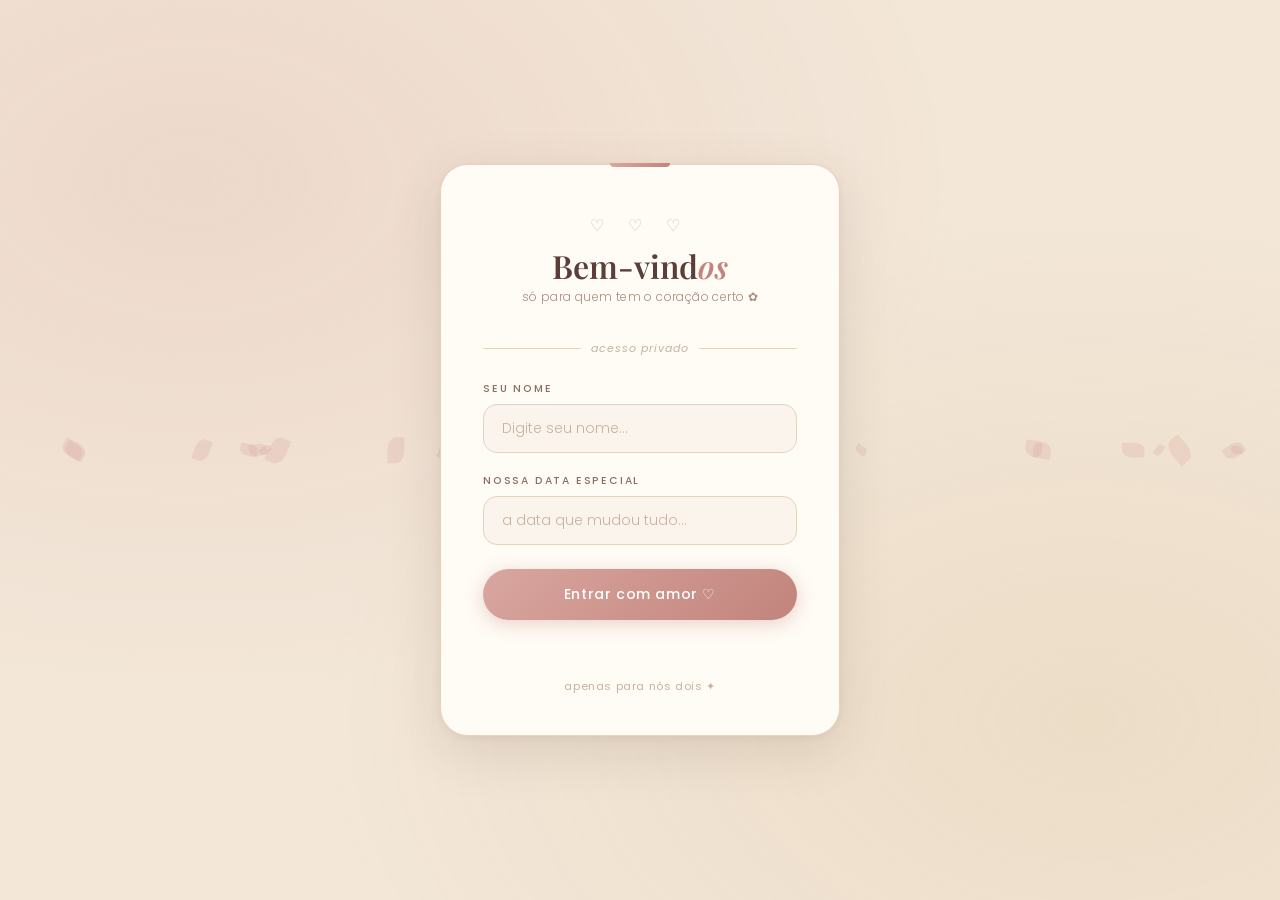
<file: login.html>
<!DOCTYPE html>
<html lang="pt-BR">
<head>
  <meta charset="UTF-8">
  <meta name="viewport" content="width=device-width, initial-scale=1.0">
  <title>Cartas — Entrar</title>
  <link rel="preconnect" href="https://fonts.googleapis.com">
  <link href="https://fonts.googleapis.com/css2?family=Playfair+Display:ital,wght@0,600;1,500&family=Poppins:wght@300;400;500&display=swap" rel="stylesheet">
  <link rel="stylesheet" href="login.css">
</head>
<body>

  <div class="card" id="card">

    <!-- tela de login -->
    <div id="tela-login">
      <p class="deco">♡ ♡ ♡</p>
      <h1 class="titulo">Bem-vind<em>os</em></h1>
      <p class="sub">só para quem tem o coração certo ✿</p>

      <div class="sep"><span></span><em>acesso privado</em><span></span></div>

      <label class="label" for="nome">Seu nome</label>
      <input class="input" id="nome" type="text" placeholder="Digite seu nome…" autocomplete="off">

      <label class="label" for="senha">Nossa data especial</label>
      <input class="input" id="senha" type="password" placeholder="a data que mudou tudo…">

      <button class="btn" id="btn-entrar">Entrar com amor ♡</button>
      <p class="erro" id="erro">Nome ou data incorretos. Tente de novo 💌</p>
      <p class="rodape">apenas para nós dois ✦</p>
    </div>

    <!-- tela de sucesso -->
    <div class="sucesso" id="tela-sucesso">
      <span class="coracao">♡</span>
      <h2>Olá, <em id="nome-ok"></em>!</h2>
      <p>Que bom ter você aqui 🌸<br>Acesso liberado com muito amor.</p>
      <button class="btn" id="btn-ir">Entrar no portfólio →</button>
    </div>

  </div>

  <script src="login.js"></script>
</body>
</html>
</file>
<file: login.css>
/* ===================================================
   LOGIN.CSS — estilos da página de entrada
   Paleta partilhada com o portfólio (mesmas variáveis)
   =================================================== */

:root {
  --bege:    #F3E7D8;
  --card:    #FFFBF5;
  --rosa:    #D9A6A0;
  --rosa-e:  #C2847C;
  --marrom:  #5B3D3A;
  --linha:   #E6D3BC;
}

* { margin: 0; padding: 0; box-sizing: border-box; }

body {
  min-height: 100vh;
  background: var(--bege);
  font-family: 'Poppins', sans-serif;
  display: flex;
  align-items: center;
  justify-content: center;
  overflow: hidden;
  position: relative;
}

/* gradiente de fundo suave */
body::before {
  content: "";
  position: fixed;
  inset: 0;
  background:
    radial-gradient(ellipse at 15% 20%, rgba(217,166,160,0.22) 0%, transparent 50%),
    radial-gradient(ellipse at 85% 80%, rgba(201,166,107,0.15) 0%, transparent 50%);
  pointer-events: none;
  z-index: 0;
}

/* ── PÉTALAS ── */
.petala {
  position: fixed;
  border-radius: 50% 0 50% 0;
  background: var(--rosa);
  opacity: 0.28;
  animation: cair linear infinite;
  pointer-events: none;
  z-index: 0;
}

@keyframes cair {
  0%   { transform: translateY(-40px)  rotate(0deg);   opacity: 0;    }
  8%   { opacity: 0.28; }
  92%  { opacity: 0.12; }
  100% { transform: translateY(105vh)  rotate(420deg); opacity: 0;    }
}

/* ── CARD CENTRAL ── */
.card {
  position: relative;
  z-index: 2;
  background: var(--card);
  border: 1px solid var(--linha);
  border-radius: 28px;
  padding: 48px 42px 40px;
  width: 100%;
  max-width: 400px;
  margin: 20px;
  box-shadow:
    0 16px 52px rgba(91,61,58,0.14),
    0  2px  8px rgba(91,61,58,0.06);
}

/* traço colorido no topo do card */
.card::before {
  content: "";
  position: absolute;
  top: -2px;
  left: 50%;
  transform: translateX(-50%);
  width: 60px;
  height: 4px;
  background: linear-gradient(90deg, var(--rosa), var(--rosa-e));
  border-radius: 0 0 4px 4px;
}

/* ── DECORAÇÃO ── */
.deco {
  text-align: center;
  color: var(--rosa-e);
  font-size: 16px;
  letter-spacing: 10px;
  margin-bottom: 10px;
  opacity: 0.55;
}

/* ── TÍTULOS ── */
.titulo {
  font-family: 'Playfair Display', serif;
  font-size: 32px;
  font-weight: 600;
  color: var(--marrom);
  text-align: center;
  margin-bottom: 5px;
  line-height: 1.1;
}
.titulo em { color: var(--rosa-e); font-style: italic; }

.sub {
  font-size: 12px;
  color: #a98d7e;
  text-align: center;
  margin-bottom: 34px;
  font-weight: 300;
  letter-spacing: 0.4px;
}

/* ── SEPARADOR ── */
.sep {
  display: flex;
  align-items: center;
  gap: 10px;
  margin-bottom: 24px;
}
.sep span { flex: 1; height: 1px; background: var(--linha); }
.sep em   { font-size: 11px; color: #c9b29f; letter-spacing: 1px; white-space: nowrap; }

/* ── LABEL ── */
.label {
  display: block;
  font-size: 10.5px;
  font-weight: 500;
  letter-spacing: 1.8px;
  text-transform: uppercase;
  color: #8a6f64;
  margin-bottom: 7px;
}

/* ── INPUT ── */
.input {
  width: 100%;
  padding: 13px 18px;
  border: 1.5px solid var(--linha);
  border-radius: 14px;
  background: #FAF4EC;
  font-family: 'Poppins', sans-serif;
  font-size: 14px;
  color: var(--marrom);
  outline: none;
  transition: border-color .25s, box-shadow .25s;
  margin-bottom: 20px;
}
.input:focus {
  border-color: var(--rosa);
  box-shadow: 0 0 0 4px rgba(217,166,160,0.18);
}
.input::placeholder { color: #c9b29f; font-weight: 300; }

/* ── BOTÃO ── */
.btn {
  width: 100%;
  padding: 15px;
  background: linear-gradient(135deg, var(--rosa), var(--rosa-e));
  color: #fff;
  border: none;
  border-radius: 999px;
  font-family: 'Poppins', sans-serif;
  font-size: 14px;
  font-weight: 500;
  cursor: pointer;
  letter-spacing: 0.6px;
  transition: opacity .25s, transform .15s;
  box-shadow: 0 4px 18px rgba(194,132,124,0.35);
  margin-top: 4px;
}
.btn:hover  { opacity: 0.88; }
.btn:active { transform: scale(0.98); }

/* ── MENSAGEM DE ERRO ── */
.erro {
  text-align: center;
  font-size: 12px;
  color: var(--rosa-e);
  margin-top: 14px;
  min-height: 18px;
  visibility: hidden;
  transition: visibility 0s;
}
.erro.visivel { visibility: visible; }

/* ── RODAPÉ DO CARD ── */
.rodape {
  text-align: center;
  margin-top: 26px;
  font-size: 11px;
  color: #c9b29f;
  letter-spacing: 0.6px;
}

/* ── TELA DE SUCESSO ── */
.sucesso {
  display: none;
  text-align: center;
  animation: surgir 0.55s ease;
}

@keyframes surgir {
  from { opacity: 0; transform: translateY(16px); }
  to   { opacity: 1; transform: translateY(0);    }
}

.coracao {
  font-size: 56px;
  display: block;
  margin-bottom: 14px;
  animation: pulsar 1.3s ease infinite alternate;
  color: var(--rosa-e);
}

@keyframes pulsar {
  from { transform: scale(1);    }
  to   { transform: scale(1.15); }
}

.sucesso h2 {
  font-family: 'Playfair Display', serif;
  font-size: 26px;
  color: var(--marrom);
  margin-bottom: 10px;
}
.sucesso h2 em { color: var(--rosa-e); font-style: italic; }

.sucesso p {
  font-size: 13px;
  color: #8a6f64;
  font-weight: 300;
  line-height: 1.7;
  margin-bottom: 28px;
}

/* ── RESPONSIVO MOBILE ── */
@media (max-width: 440px) {
  .card   { padding: 36px 24px 30px; }
  .titulo { font-size: 26px; }
}
</file>
